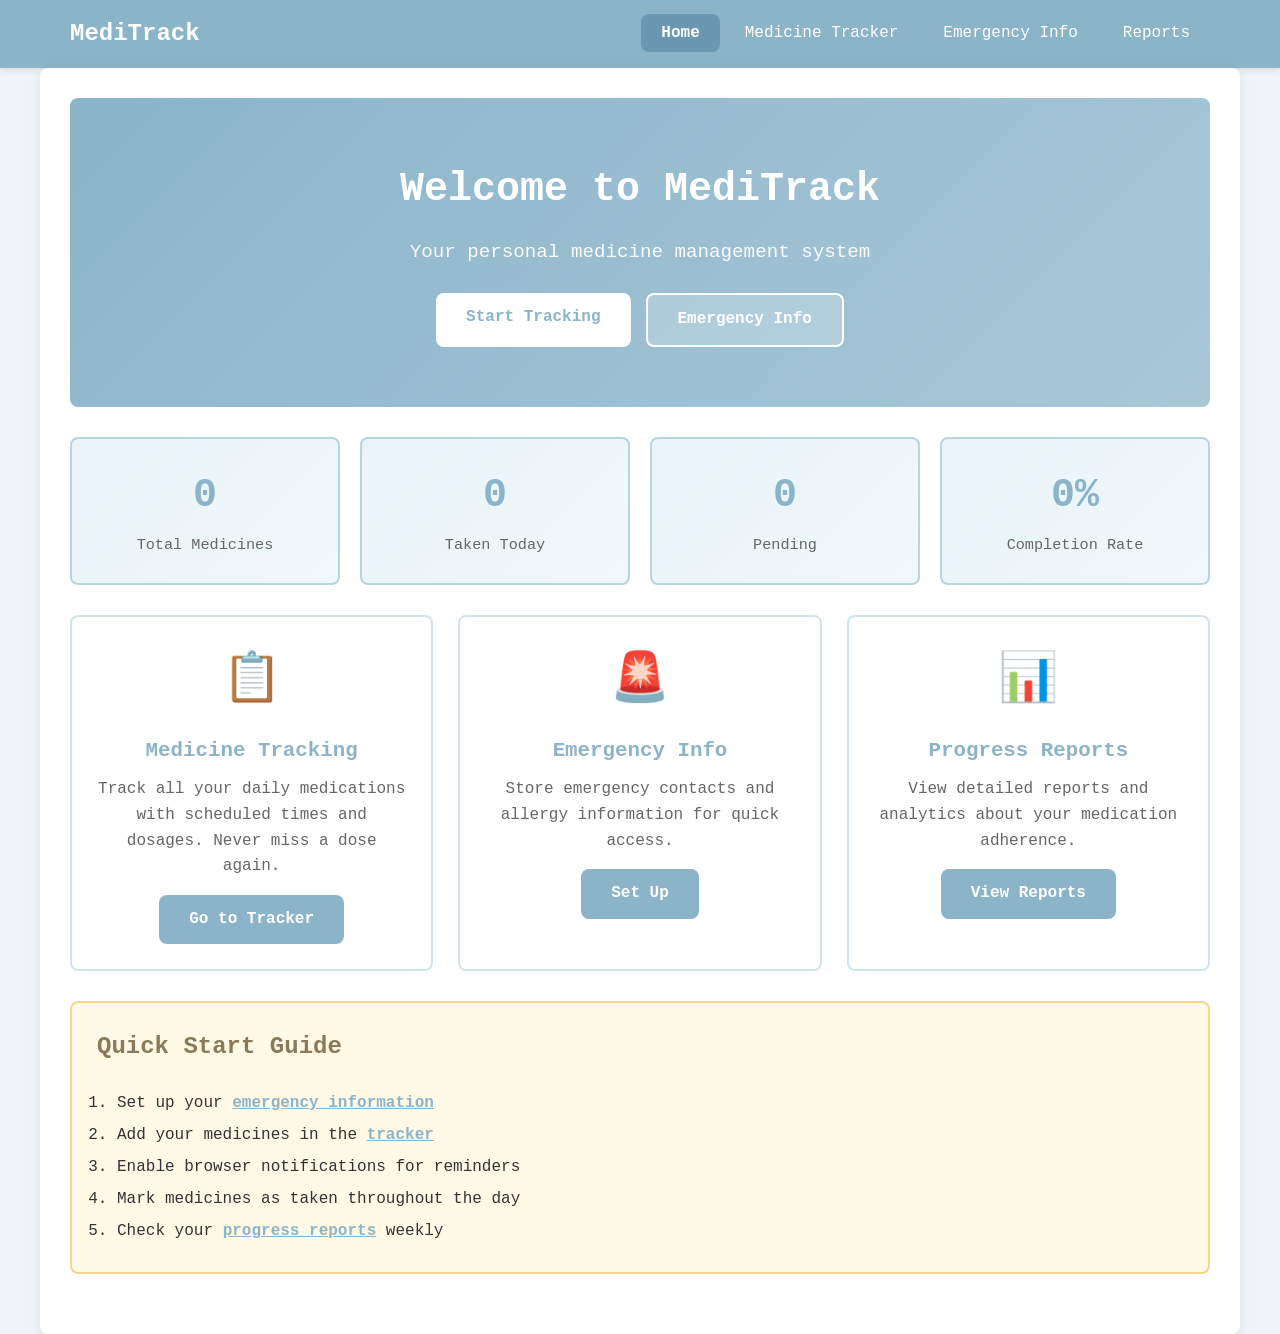
<file: FWD PROJECT/Streamlined Timely Medicine Supply Tracker/index.html>
<!DOCTYPE html>
<html lang="en">
<head>
  <!-- Course Outcome 1: HTML Document Structure -->
  <meta charset="UTF-8">
  <meta name="viewport" content="width=device-width, initial-scale=1.0">
  
  <!-- Course Outcome 5: SEO meta tags -->
  <meta name="description" content="Advanced personal medicine tracker with reminders, stock tracking, and interaction warnings">
  <meta name="keywords" content="medicine tracker, medication reminder, health app, prescription manager">
  <meta name="author" content="Health Tracker Team">
  
  <title>Medicine Tracker - Home</title>
  
  <!-- Course Outcome 1: External CSS -->
  <link rel="stylesheet" href="./styles.css">
</head>
<body>
  <!-- Course Outcome 2: Semantic tags - nav -->
  <nav class="nav-header">
    <div class="nav-container">
      <!-- Course Outcome 1: Links -->
      <a href="index.html" class="logo">MediTrack</a>
      
      <!-- Mobile menu toggle -->
      <button class="menu-toggle" onclick="toggleMenu()" aria-label="Toggle navigation menu">☰</button>
      
      <ul class="nav-menu" id="navMenu">
        <li><a href="index.html" class="active">Home</a></li>
        <li><a href="tracker.html">Medicine Tracker</a></li>
        <li><a href="emergency.html">Emergency Info</a></li>
        <li><a href="reports.html">Reports</a></li>
      </ul>
    </div>
  </nav>

  <div class="container">
    <!-- Course Outcome 2: Semantic tags - main, section -->
    <main class="content">
      <!-- Hero Section -->
      <section class="hero-section">
        <!-- Course Outcome 1: Headings -->
        <h1>Welcome to MediTrack</h1>
        <p>Your personal medicine management system</p>
        <div class="hero-buttons">
          <a href="tracker.html" class="hero-btn hero-btn-primary">Start Tracking</a>
          <a href="emergency.html" class="hero-btn hero-btn-secondary">Emergency Info</a>
        </div>
      </section>

      <!-- Stats Section -->
      <section class="stats-section" id="statsSection">
        <div class="stat-card">
          <span class="stat-number" id="totalMeds">0</span>
          <span class="stat-label">Total Medicines</span>
        </div>
        <div class="stat-card">
          <span class="stat-number" id="takenToday">0</span>
          <span class="stat-label">Taken Today</span>
        </div>
        <div class="stat-card">
          <span class="stat-number" id="pendingMeds">0</span>
          <span class="stat-label">Pending</span>
        </div>
        <div class="stat-card">
          <span class="stat-number" id="completionRate">0%</span>
          <span class="stat-label">Completion Rate</span>
        </div>
      </section>

      <!-- Features Section with CSS Grid (CO2) -->
      <section class="features-grid">
        <div class="feature-card">
          <div class="feature-icon">📋</div>
          <h3>Medicine Tracking</h3>
          <!-- Course Outcome 1: Paragraphs -->
          <p>Track all your daily medications with scheduled times and dosages. Never miss a dose again.</p>
          <a href="tracker.html" class="btn" style="margin-top: 15px;">Go to Tracker</a>
        </div>
        
        <div class="feature-card">
          <div class="feature-icon">🚨</div>
          <h3>Emergency Info</h3>
          <p>Store emergency contacts and allergy information for quick access.</p>
          <a href="emergency.html" class="btn" style="margin-top: 15px;">Set Up</a>
        </div>
        
        <div class="feature-card">
          <div class="feature-icon">📊</div>
          <h3>Progress Reports</h3>
          <p>View detailed reports and analytics about your medication adherence.</p>
          <a href="reports.html" class="btn" style="margin-top: 15px;">View Reports</a>
        </div>
      </section>

      <!-- Quick Access Section -->
      <section class="form-section">
        <h2>Quick Start Guide</h2>
        <ol style="line-height: 2; margin-left: 20px;">
          <li>Set up your <a href="emergency.html" style="color: var(--primary-color); font-weight: 600;">emergency information</a></li>
          <li>Add your medicines in the <a href="tracker.html" style="color: var(--primary-color); font-weight: 600;">tracker</a></li>
          <li>Enable browser notifications for reminders</li>
          <li>Mark medicines as taken throughout the day</li>
          <li>Check your <a href="reports.html" style="color: var(--primary-color); font-weight: 600;">progress reports</a> weekly</li>
        </ol>
      </section>
    </main>

  
   

  <!-- Course Outcome 5: ES6 modules -->
  <script type="module">
    // Course Outcome 3: JavaScript Fundamentals
    // Course Outcome 4: Browser storage
    function updateStats() {
      try {
        const medicines = JSON.parse(localStorage.getItem('medicines') || '[]');
        const total = medicines.length;
        const taken = medicines.filter(m => m.taken).length;
        const pending = total - taken;
        const completionRate = total > 0 ? Math.round((taken / total) * 100) : 0;
        
        // Course Outcome 4: DOM manipulation
        document.getElementById('totalMeds').textContent = total;
        document.getElementById('takenToday').textContent = taken;
        document.getElementById('pendingMeds').textContent = pending;
        document.getElementById('completionRate').textContent = completionRate + '%';
      } catch (error) {
        // Course Outcome 5: Exception handling
        console.error('Error loading stats:', error);
      }
    }
    
    // Course Outcome 3: Arrow functions
    const toggleMenu = () => {
      const menu = document.getElementById('navMenu');
      menu.classList.toggle('active');
    };
    
    // Make function globally accessible
    window.toggleMenu = toggleMenu;
    
    // Course Outcome 4: Event handling
    window.addEventListener('load', () => {
      updateStats();
      
      // Course Outcome 4: Storage events - update stats when data changes
      window.addEventListener('storage', updateStats);
    });
  </script>
</body>
</html>
</file>
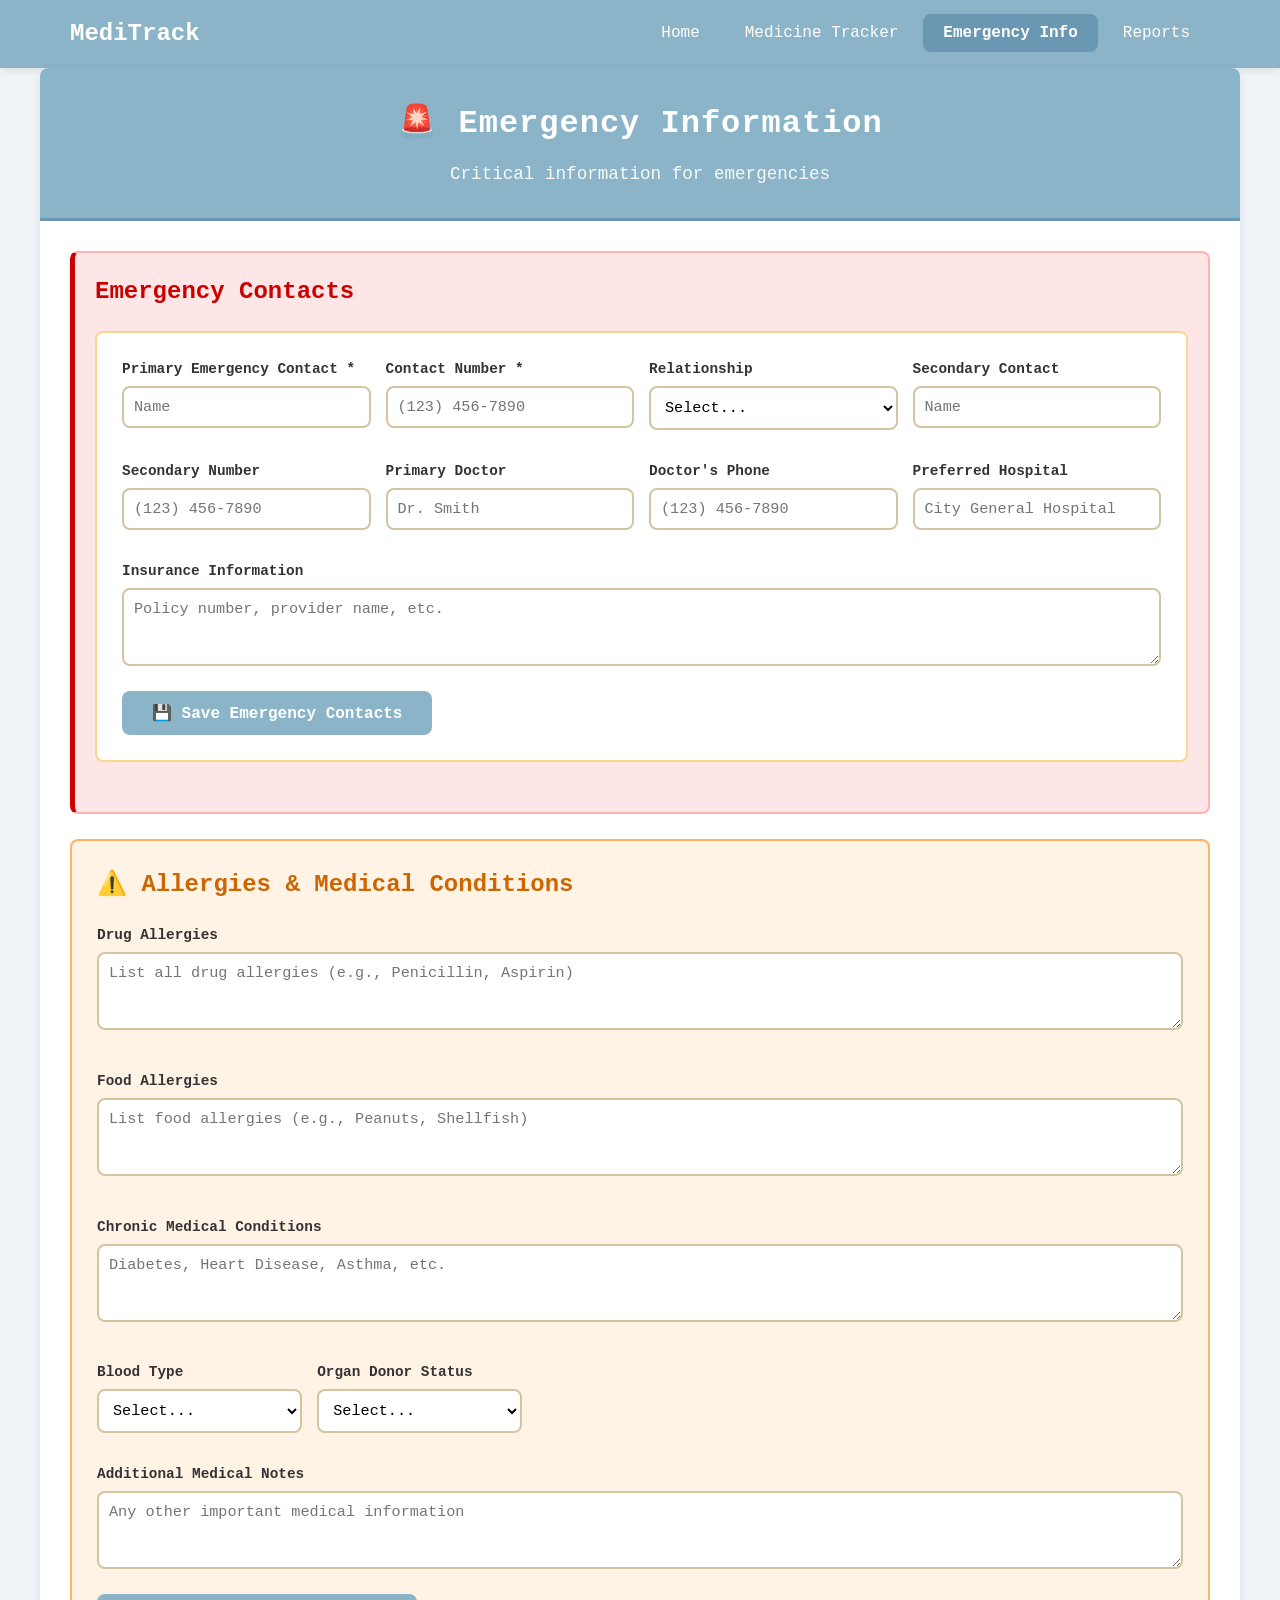
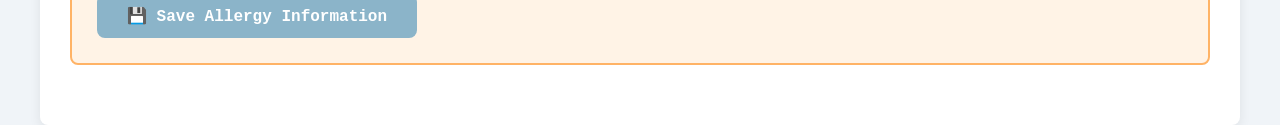
<file: FWD PROJECT/Streamlined Timely Medicine Supply Tracker/emergency.html>
<!DOCTYPE html>
<html lang="en">
<head>
  <meta charset="UTF-8">
  <meta name="viewport" content="width=device-width, initial-scale=1.0">
  <meta name="description" content="Emergency contact and allergy information for medicine tracker">
  <title>Emergency Information - MediTrack</title>
  <link rel="stylesheet" href="styles.css">
</head>
<body>
  <nav class="nav-header">
    <div class="nav-container">
      <a href="index.html" class="logo">MediTrack</a>
      <button class="menu-toggle" onclick="toggleMenu()" aria-label="Toggle navigation menu">☰</button>
      <ul class="nav-menu" id="navMenu">
        <li><a href="index.html">Home</a></li>
        <li><a href="tracker.html">Medicine Tracker</a></li>
        <li><a href="emergency.html" class="active">Emergency Info</a></li>
        <li><a href="reports.html">Reports</a></li>
      </ul>
    </div>
  </nav>

  <div class="container">
    <header class="header">
      <h1>🚨 Emergency Information</h1>
      <p>Critical information for emergencies</p>
    </header>

    <main class="content">
      <!-- Course Outcome 2: Forms -->
      <section class="emergency-section">
        <h2 style="color: #cc0000; margin-bottom: 20px;">Emergency Contacts</h2>
        <form id="emergencyForm" class="form-section" style="background: white;">
          <div class="form-grid">
            <div class="form-group">
              <label for="primaryContact">Primary Emergency Contact *</label>
              <!-- Course Outcome 2: Input types and validation -->
              <input type="text" 
                     id="primaryContact" 
                     placeholder="Name" 
                     required
                     aria-required="true">
            </div>
            
            <div class="form-group">
              <label for="primaryPhone">Contact Number *</label>
              <!-- Course Outcome 2: Input types - tel -->
              <input type="tel" 
                     id="primaryPhone" 
                     placeholder="(123) 456-7890" 
                     pattern="[0-9\(\)\-\s\+]+"
                     required
                     aria-required="true">
            </div>
            
            <div class="form-group">
              <label for="relationship">Relationship</label>
              <select id="relationship" aria-label="Relationship to emergency contact">
                <option value="">Select...</option>
                <option value="spouse">Spouse</option>
                <option value="parent">Parent</option>
                <option value="sibling">Sibling</option>
                <option value="child">Child</option>
                <option value="friend">Friend</option>
                <option value="other">Other</option>
              </select>
            </div>
            
            <div class="form-group">
              <label for="secondaryContact">Secondary Contact</label>
              <input type="text" id="secondaryContact" placeholder="Name">
            </div>
            
            <div class="form-group">
              <label for="secondaryPhone">Secondary Number</label>
              <input type="tel" 
                     id="secondaryPhone" 
                     placeholder="(123) 456-7890"
                     pattern="[0-9\(\)\-\s\+]+">
            </div>
            
            <div class="form-group">
              <label for="doctorName">Primary Doctor</label>
              <input type="text" id="doctorName" placeholder="Dr. Smith">
            </div>
            
            <div class="form-group">
              <label for="doctorPhone">Doctor's Phone</label>
              <input type="tel" 
                     id="doctorPhone" 
                     placeholder="(123) 456-7890"
                     pattern="[0-9\(\)\-\s\+]+">
            </div>
            
            <div class="form-group">
              <label for="hospitalPreference">Preferred Hospital</label>
              <input type="text" id="hospitalPreference" placeholder="City General Hospital">
            </div>
            
            <div class="form-group full-width">
              <label for="insuranceInfo">Insurance Information</label>
              <textarea id="insuranceInfo" 
                        placeholder="Policy number, provider name, etc."
                        rows="3"></textarea>
            </div>
          </div>
          
          <button type="submit" class="btn">💾 Save Emergency Contacts</button>
        </form>
      </section>

      <!-- Allergies Section -->
      <section class="form-section" style="background: #fff3e6; border-color: #ffb366;">
        <h2 style="color: #cc6600;">⚠️ Allergies & Medical Conditions</h2>
        <form id="allergiesForm">
          <div class="form-grid">
            <div class="form-group full-width">
              <label for="drugAllergies">Drug Allergies</label>
              <textarea id="drugAllergies" 
                        placeholder="List all drug allergies (e.g., Penicillin, Aspirin)"
                        rows="3"></textarea>
            </div>
            
            <div class="form-group full-width">
              <label for="foodAllergies">Food Allergies</label>
              <textarea id="foodAllergies" 
                        placeholder="List food allergies (e.g., Peanuts, Shellfish)"
                        rows="3"></textarea>
            </div>
            
            <div class="form-group full-width">
              <label for="medicalConditions">Chronic Medical Conditions</label>
              <textarea id="medicalConditions" 
                        placeholder="Diabetes, Heart Disease, Asthma, etc."
                        rows="3"></textarea>
            </div>
            
            <div class="form-group">
              <label for="bloodType">Blood Type</label>
              <select id="bloodType">
                <option value="">Select...</option>
                <option value="A+">A+</option>
                <option value="A-">A-</option>
                <option value="B+">B+</option>
                <option value="B-">B-</option>
                <option value="AB+">AB+</option>
                <option value="AB-">AB-</option>
                <option value="O+">O+</option>
                <option value="O-">O-</option>
              </select>
            </div>
            
            <div class="form-group">
              <label for="organDonor">Organ Donor Status</label>
              <select id="organDonor">
                <option value="">Select...</option>
                <option value="yes">Yes</option>
                <option value="no">No</option>
                <option value="undecided">Undecided</option>
              </select>
            </div>
            
            <div class="form-group full-width">
              <label for="additionalNotes">Additional Medical Notes</label>
              <textarea id="additionalNotes" 
                        placeholder="Any other important medical information"
                        rows="3"></textarea>
            </div>
          </div>
          
          <button type="submit" class="btn">💾 Save Allergy Information</button>
        </form>
      </section>

      <!-- Display Saved Information -->
      <section class="form-section" id="displaySection" style="display: none;">
        <h2>📋 Saved Information</h2>
        <div id="savedInfo" style="line-height: 1.8;"></div>
        <button onclick="printEmergencyCard()" class="btn" style="margin-top: 15px;">🖨️ Print Emergency Card</button>
      </section>
    </main>
    
  <script type="module">
    // Course Outcome 3: Objects
    let emergencyData = {
      contacts: {},
      medical: {}
    };

    // Course Outcome 3: Functions
    function loadSavedData() {
      try {
        // Course Outcome 4: Browser storage
        const contacts = JSON.parse(localStorage.getItem('emergencyContacts') || '{}');
        const medical = JSON.parse(localStorage.getItem('medicalInfo') || '{}');
        
        emergencyData = { contacts, medical };
        
        // Course Outcome 3: Conditions - populate form fields
        if (contacts.primaryContact) {
          document.getElementById('primaryContact').value = contacts.primaryContact || '';
          document.getElementById('primaryPhone').value = contacts.primaryPhone || '';
          document.getElementById('relationship').value = contacts.relationship || '';
          document.getElementById('secondaryContact').value = contacts.secondaryContact || '';
          document.getElementById('secondaryPhone').value = contacts.secondaryPhone || '';
          document.getElementById('doctorName').value = contacts.doctorName || '';
          document.getElementById('doctorPhone').value = contacts.doctorPhone || '';
          document.getElementById('hospitalPreference').value = contacts.hospitalPreference || '';
          document.getElementById('insuranceInfo').value = contacts.insuranceInfo || '';
        }
        
        if (medical.drugAllergies) {
          document.getElementById('drugAllergies').value = medical.drugAllergies || '';
          document.getElementById('foodAllergies').value = medical.foodAllergies || '';
          document.getElementById('medicalConditions').value = medical.medicalConditions || '';
          document.getElementById('bloodType').value = medical.bloodType || '';
          document.getElementById('organDonor').value = medical.organDonor || '';
          document.getElementById('additionalNotes').value = medical.additionalNotes || '';
        }
        
        displaySavedInfo();
      } catch (error) {
        // Course Outcome 5: Exception handling
        console.error('Error loading emergency data:', error);
      }
    }

    // Course Outcome 5: Form validation with JavaScript
    function validateEmergencyForm(data) {
      const errors = [];
      
      if (!data.primaryContact || data.primaryContact.trim().length < 2) {
        errors.push('Primary contact name is required');
      }
      
      if (!data.primaryPhone || data.primaryPhone.trim().length < 10) {
        errors.push('Valid primary phone number is required');
      }
      
      return errors;
    }

    // Course Outcome 4: Event handling
    document.getElementById('emergencyForm').addEventListener('submit', function(e) {
      e.preventDefault();
      
      // Course Outcome 5: Handling user input dynamically
      const formData = {
        primaryContact: document.getElementById('primaryContact').value,
        primaryPhone: document.getElementById('primaryPhone').value,
        relationship: document.getElementById('relationship').value,
        secondaryContact: document.getElementById('secondaryContact').value,
        secondaryPhone: document.getElementById('secondaryPhone').value,
        doctorName: document.getElementById('doctorName').value,
        doctorPhone: document.getElementById('doctorPhone').value,
        hospitalPreference: document.getElementById('hospitalPreference').value,
        insuranceInfo: document.getElementById('insuranceInfo').value
      };
      
      const errors = validateEmergencyForm(formData);
      if (errors.length > 0) {
        alert('Validation Errors:\n' + errors.join('\n'));
        return;
      }
      
      try {
        localStorage.setItem('emergencyContacts', JSON.stringify(formData));
        emergencyData.contacts = formData;
        alert('✅ Emergency contacts saved successfully!');
        displaySavedInfo();
      } catch (error) {
        console.error('Error saving emergency contacts:', error);
        alert('❌ Failed to save emergency contacts');
      }
    });

    document.getElementById('allergiesForm').addEventListener('submit', function(e) {
      e.preventDefault();
      
      const formData = {
        drugAllergies: document.getElementById('drugAllergies').value,
        foodAllergies: document.getElementById('foodAllergies').value,
        medicalConditions: document.getElementById('medicalConditions').value,
        bloodType: document.getElementById('bloodType').value,
        organDonor: document.getElementById('organDonor').value,
        additionalNotes: document.getElementById('additionalNotes').value
      };
      
      try {
        localStorage.setItem('medicalInfo', JSON.stringify(formData));
        emergencyData.medical = formData;
        alert('✅ Medical information saved successfully!');
        displaySavedInfo();
      } catch (error) {
        console.error('Error saving medical info:', error);
        alert('❌ Failed to save medical information');
      }
    });

    // Course Outcome 4: DOM manipulation
    function displaySavedInfo() {
      const { contacts, medical } = emergencyData;
      const displaySection = document.getElementById('displaySection');
      const savedInfo = document.getElementById('savedInfo');
      
      // Course Outcome 3: Conditions
      if (Object.keys(contacts).length === 0 && Object.keys(medical).length === 0) {
        displaySection.style.display = 'none';
        return;
      }
      
      displaySection.style.display = 'block';
      
      // Course Outcome 3: Template literals
      let html = '<div style="display: grid; grid-template-columns: 1fr 1fr; gap: 20px;">';
      
      if (contacts.primaryContact) {
        html += `
          <div>
            <h3 style="color: var(--primary-color); margin-bottom: 10px;">Emergency Contacts</h3>
            <p><strong>Primary:</strong> ${contacts.primaryContact}</p>
            <p><strong>Phone:</strong> ${contacts.primaryPhone}</p>
            ${contacts.relationship ? `<p><strong>Relationship:</strong> ${contacts.relationship}</p>` : ''}
            ${contacts.secondaryContact ? `<p><strong>Secondary:</strong> ${contacts.secondaryContact}</p>` : ''}
            ${contacts.secondaryPhone ? `<p><strong>Phone:</strong> ${contacts.secondaryPhone}</p>` : ''}
            ${contacts.doctorName ? `<p><strong>Doctor:</strong> ${contacts.doctorName}</p>` : ''}
            ${contacts.doctorPhone ? `<p><strong>Doctor Phone:</strong> ${contacts.doctorPhone}</p>` : ''}
          </div>
        `;
      }
      
      if (medical.drugAllergies || medical.bloodType) {
        html += `
          <div>
            <h3 style="color: #cc6600; margin-bottom: 10px;">Medical Information</h3>
            ${medical.bloodType ? `<p><strong>Blood Type:</strong> ${medical.bloodType}</p>` : ''}
            ${medical.drugAllergies ? `<p><strong>Drug Allergies:</strong> ${medical.drugAllergies}</p>` : ''}
            ${medical.foodAllergies ? `<p><strong>Food Allergies:</strong> ${medical.foodAllergies}</p>` : ''}
            ${medical.medicalConditions ? `<p><strong>Conditions:</strong> ${medical.medicalConditions}</p>` : ''}
          </div>
        `;
      }
      
      html += '</div>';
      savedInfo.innerHTML = html;
    }

    // Course Outcome 3: Arrow functions
    const printEmergencyCard = () => {
      window.print();
    };

    const toggleMenu = () => {
      const menu = document.getElementById('navMenu');
      menu.classList.toggle('active');
    };

    // Make functions globally accessible
    window.printEmergencyCard = printEmergencyCard;
    window.toggleMenu = toggleMenu;

    // Load data on page load
    window.addEventListener('load', loadSavedData);
  </script>
</body>
</html>
</file>
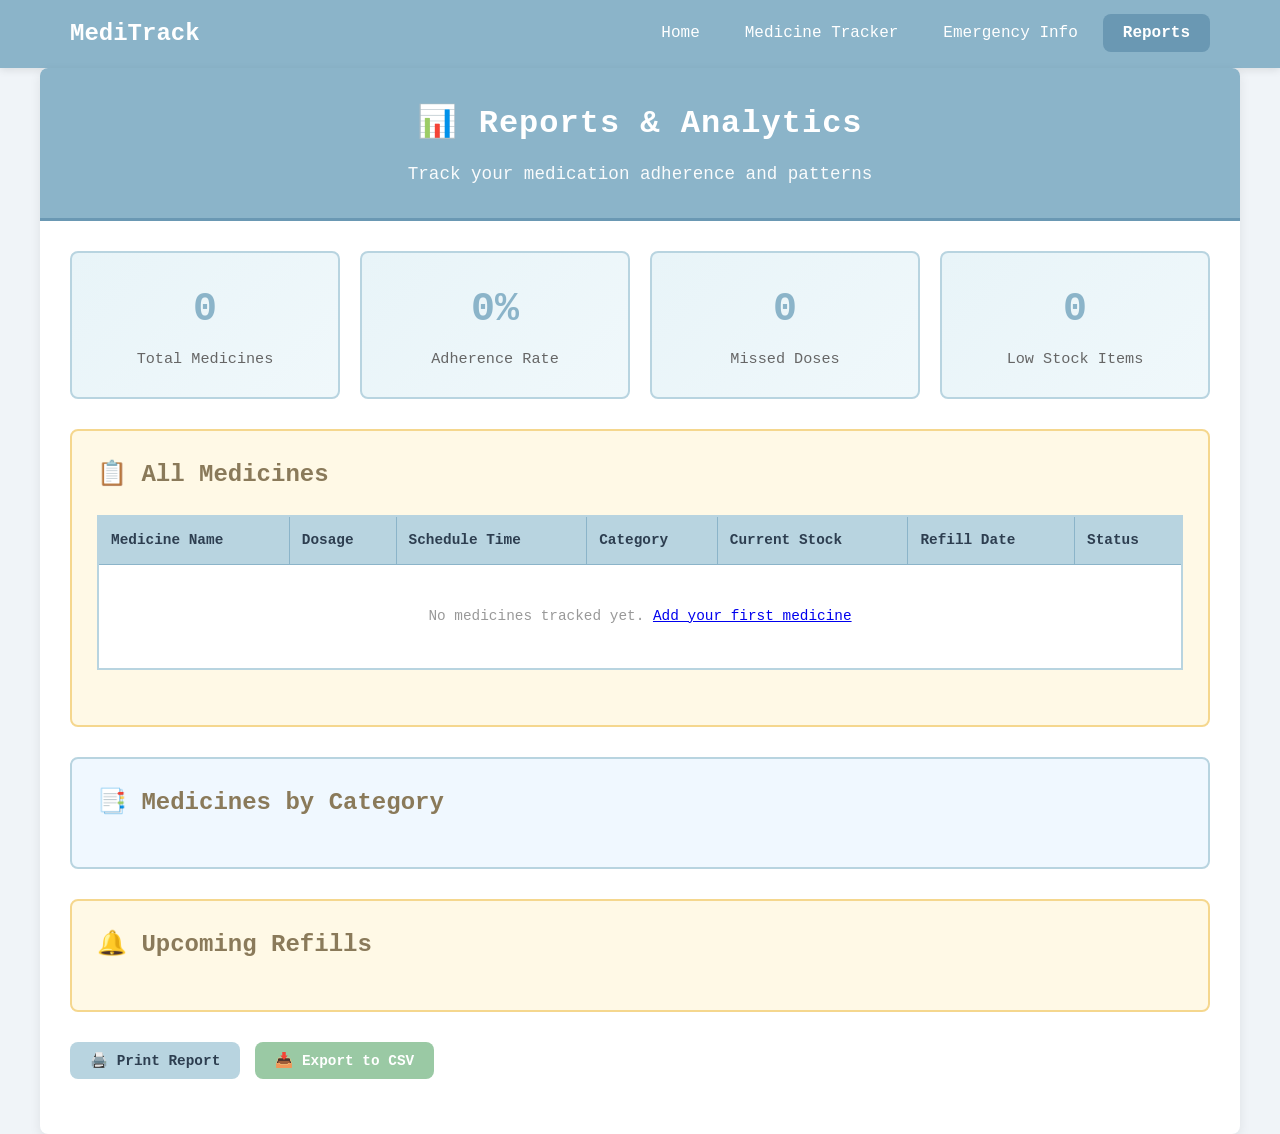
<file: FWD PROJECT/Streamlined Timely Medicine Supply Tracker/reports.html>
<!DOCTYPE html>
<html lang="en">
<head>
  <meta charset="UTF-8">
  <meta name="viewport" content="width=device-width, initial-scale=1.0">
  <meta name="description" content="View detailed reports and analytics for your medication adherence">
  <title>Reports & Analytics - MediTrack</title>
  <link rel="stylesheet" href="styles.css">
</head>
<body>
  <nav class="nav-header">
    <div class="nav-container">
      <a href="index.html" class="logo">MediTrack</a>
      <button class="menu-toggle" onclick="toggleMenu()" aria-label="Toggle navigation menu">☰</button>
      <ul class="nav-menu" id="navMenu">
        <li><a href="index.html">Home</a></li>
        <li><a href="tracker.html">Medicine Tracker</a></li>
        <li><a href="emergency.html">Emergency Info</a></li>
        <li><a href="reports.html" class="active">Reports</a></li>
      </ul>
    </div>
  </nav>

  <div class="container">
    <header class="header">
      <h1>📊 Reports & Analytics</h1>
      <p>Track your medication adherence and patterns</p>
    </header>

    <main class="content">
      <!-- Summary Statistics -->
      <section class="stats-section">
        <div class="stat-card">
          <span class="stat-number" id="totalMedicines">0</span>
          <span class="stat-label">Total Medicines</span>
        </div>
        <div class="stat-card">
          <span class="stat-number" id="adherenceRate">0%</span>
          <span class="stat-label">Adherence Rate</span>
        </div>
        <div class="stat-card">
          <span class="stat-number" id="missedCount">0</span>
          <span class="stat-label">Missed Doses</span>
        </div>
        <div class="stat-card">
          <span class="stat-number" id="lowStockCount">0</span>
          <span class="stat-label">Low Stock Items</span>
        </div>
      </section>

      <!-- Medicine List Report -->
      <section class="form-section">
        <h2>📋 All Medicines</h2>
        <div class="table-container">
          <table>
            <thead>
              <tr>
                <th>Medicine Name</th>
                <th>Dosage</th>
                <th>Schedule Time</th>
                <th>Category</th>
                <th>Current Stock</th>
                <th>Refill Date</th>
                <th>Status</th>
              </tr>
            </thead>
            <tbody id="medicineListBody">
              <tr>
                <td colspan="7" style="text-align:center;padding:40px;color:#999;">
                  No medicines tracked yet. <a href="tracker.html">Add your first medicine</a>
                </td>
              </tr>
            </tbody>
          </table>
        </div>
      </section>

      <!-- Medicines by Category -->
      <section class="form-section" style="background: #f0f8ff; border-color: #b8d4e0;">
        <h2>📑 Medicines by Category</h2>
        <div id="categoryReport" style="line-height: 2;"></div>
      </section>

      <!-- Upcoming Refills -->
      <section class="form-section" style="background: #fff9e6; border-color: #f5d78e;">
        <h2>🔔 Upcoming Refills</h2>
        <div id="refillReport"></div>
      </section>

      <!-- Low Stock Alerts -->
      <section class="emergency-section" id="lowStockSection" style="display: none;">
        <h3>⚠️ Low Stock Alerts</h3>
        <div id="lowStockReport"></div>
      </section>

      <!-- Export Options -->
      <section class="controls-section">
        <button class="control-btn print-btn" onclick="window.print()">🖨️ Print Report</button>
        <button class="control-btn bulk-btn" onclick="exportToCSV()">📥 Export to CSV</button>
      </section>
    </main>

  <script type="module">
    // Course Outcome 3: JavaScript Fundamentals
    let medicines = [];

    // Course Outcome 3: Functions
    function loadMedicines() {
      try {
        // Course Outcome 4: Browser storage
        const saved = localStorage.getItem('medicines');
        if (saved) {
          medicines = JSON.parse(saved);
          generateReports();
        }
      } catch (error) {
        // Course Outcome 5: Exception handling
        console.error('Error loading medicines:', error);
      }
    }

    function generateReports() {
      updateSummaryStats();
      generateMedicineList();
      generateCategoryReport();
      generateRefillReport();
      generateLowStockReport();
    }

    function updateSummaryStats() {
      const total = medicines.length;
      const taken = medicines.filter(m => m.taken).length;
      
      // Course Outcome 3: Basic expressions and operators
      const adherenceRate = total > 0 ? Math.round((taken / total) * 100) : 0;
      
      // Course Outcome 3: Conditions
      const now = new Date();
      const currentTime = now.toTimeString().slice(0, 5);
      const missed = medicines.filter(m => !m.taken && m.time < currentTime).length;
      
      // Course Outcome 3: Number literals - hexadecimal
      const LOW_STOCK = 0x05; // 5 in hex
      const lowStock = medicines.filter(m => m.stock > 0 && m.stock <= LOW_STOCK).length;
      
      // Course Outcome 4: DOM manipulation
      document.getElementById('totalMedicines').textContent = total;
      document.getElementById('adherenceRate').textContent = adherenceRate + '%';
      document.getElementById('missedCount').textContent = missed;
      document.getElementById('lowStockCount').textContent = lowStock;
    }

    function generateMedicineList() {
      const tbody = document.getElementById('medicineListBody');
      
      if (medicines.length === 0) {
        tbody.innerHTML = `
          <tr>
            <td colspan="7" style="text-align:center;padding:40px;color:#999;">
              No medicines tracked yet. <a href="tracker.html">Add your first medicine</a>
            </td>
          </tr>
        `;
        return;
      }
      
      // Course Outcome 3: Arrow functions and Array methods - map
      tbody.innerHTML = medicines.map(med => {
        const status = med.taken ? 'Taken' : 'Pending';
        const statusClass = med.taken ? 'status-taken' : 'status-pending';
        const LOW_STOCK = 5;
        const lowStock = med.stock > 0 && med.stock <= LOW_STOCK;
        
        return `
          <tr class="${med.taken ? 'taken-row' : ''}">
            <td><strong>${med.name}</strong></td>
            <td>${med.dosage}</td>
            <td>${formatTime(med.time)}</td>
            <td>${med.category || 'N/A'}</td>
            <td>
              ${med.stock > 0 ? med.stock : 'N/A'}
              ${lowStock ? '<br><span class="status-badge status-low-stock">Low</span>' : ''}
            </td>
            <td>${med.refillDate ? formatDate(med.refillDate) : 'Not set'}</td>
            <td><span class="status-badge ${statusClass}">${status}</span></td>
          </tr>
        `;
      }).join('');
    }

    function generateCategoryReport() {
      // Course Outcome 3: Array methods - reduce for grouping
      const categories = medicines.reduce((acc, med) => {
        const cat = med.category || 'uncategorized';
        if (!acc[cat]) {
          acc[cat] = [];
        }
        acc[cat].push(med);
        return acc;
      }, {});
      
      const reportDiv = document.getElementById('categoryReport');
      
      // Course Outcome 3: Object methods - Object.entries
      if (Object.keys(categories).length === 0) {
        reportDiv.innerHTML = '<p style="color:#999;">No medicines to categorize yet.</p>';
        return;
      }
      
      // Course Outcome 3: Template literals
      reportDiv.innerHTML = Object.entries(categories)
        .map(([category, meds]) => `
          <div style="margin-bottom: 15px; padding: 15px; background: white; border-radius: 8px; border-left: 4px solid var(--primary-color);">
            <strong style="color: var(--primary-color); font-size: 1.1em;">
              ${formatCategoryName(category)}
            </strong>
            <span style="color: var(--text-secondary);"> (${meds.length} medicine${meds.length > 1 ? 's' : ''})</span>
            <ul style="margin-top: 10px; margin-left: 20px;">
              ${meds.map(m => `<li>${m.name} - ${m.dosage}</li>`).join('')}
            </ul>
          </div>
        `).join('');
    }

    function generateRefillReport() {
      const now = new Date();
      const thirtyDaysLater = new Date(now.getTime() + 30 * 24 * 60 * 60 * 1000);
      
      // Course Outcome 3: Array methods - filter
      const upcomingRefills = medicines.filter(med => {
        if (!med.refillDate) return false;
        const refillDate = new Date(med.refillDate);
        return refillDate >= now && refillDate <= thirtyDaysLater;
      });
      
      const reportDiv = document.getElementById('refillReport');
      
      if (upcomingRefills.length === 0) {
        reportDiv.innerHTML = '<p style="color:#666;">No refills needed in the next 30 days.</p>';
        return;
      }
      
      // Course Outcome 3: Array methods - sort
      upcomingRefills.sort((a, b) => new Date(a.refillDate) - new Date(b.refillDate));
      
      reportDiv.innerHTML = `
        <table style="width: 100%; border-collapse: collapse;">
          <thead>
            <tr>
              <th style="text-align:left; padding:10px; background:#f5d78e; border:1px solid #e5c676;">Medicine</th>
              <th style="text-align:left; padding:10px; background:#f5d78e; border:1px solid #e5c676;">Refill Date</th>
              <th style="text-align:left; padding:10px; background:#f5d78e; border:1px solid #e5c676;">Days Until</th>
            </tr>
          </thead>
          <tbody>
            ${upcomingRefills.map(med => {
              const refillDate = new Date(med.refillDate);
              const daysUntil = Math.ceil((refillDate - now) / (24 * 60 * 60 * 1000));
              return `
                <tr>
                  <td style="padding:10px; border:1px solid #ddd;"><strong>${med.name}</strong></td>
                  <td style="padding:10px; border:1px solid #ddd;">${formatDate(med.refillDate)}</td>
                  <td style="padding:10px; border:1px solid #ddd;">${daysUntil} day${daysUntil > 1 ? 's' : ''}</td>
                </tr>
              `;
            }).join('')}
          </tbody>
        </table>
      `;
    }

    function generateLowStockReport() {
      const LOW_STOCK = 5;
      const lowStockMeds = medicines.filter(m => m.stock > 0 && m.stock <= LOW_STOCK);
      
      const section = document.getElementById('lowStockSection');
      const reportDiv = document.getElementById('lowStockReport');
      
      if (lowStockMeds.length === 0) {
        section.style.display = 'none';
        return;
      }
      
      section.style.display = 'block';
      reportDiv.innerHTML = `
        <ul style="line-height: 2; margin-left: 20px;">
          ${lowStockMeds.map(m => `
            <li>
              <strong>${m.name}</strong> - Only ${m.stock} pill${m.stock > 1 ? 's' : ''} remaining
              ${m.refillDate ? ` (Refill: ${formatDate(m.refillDate)})` : ' (No refill date set)'}
            </li>
          `).join('')}
        </ul>
      `;
    }

    // Course Outcome 3: Arrow functions
    const formatTime = (time) => {
      const [hours, minutes] = time.split(':');
      const hour = parseInt(hours);
      const ampm = hour >= 12 ? 'PM' : 'AM';
      const displayHour = hour % 12 || 12;
      return `${displayHour}:${minutes} ${ampm}`;
    };

    const formatDate = (dateString) => {
      const date = new Date(dateString);
      return date.toLocaleDateString('en-US', { year: 'numeric', month: 'short', day: 'numeric' });
    };

    const formatCategoryName = (category) => {
      if (category === 'uncategorized') return 'Uncategorized';
      return category.split('-').map(word => 
        word.charAt(0).toUpperCase() + word.slice(1)
      ).join(' ');
    };

    // Course Outcome 5: Export functionality
    function exportToCSV() {
      if (medicines.length === 0) {
        alert('No data to export');
        return;
      }
      
      // Course Outcome 3: Array methods - map and join
      const headers = ['Medicine Name', 'Dosage', 'Time', 'Category', 'Stock', 'Refill Date', 'Notes', 'Status'];
      const csvContent = [
        headers.join(','),
        ...medicines.map(med => {
          const status = med.taken ? 'Taken' : 'Pending';
          return [
            `"${med.name}"`,
            `"${med.dosage}"`,
            formatTime(med.time),
            med.category || 'N/A',
            med.stock || 0,
            med.refillDate || 'Not set',
            `"${med.notes || ''}"`,
            status
          ].join(',');
        })
      ].join('\n');
      
      // Create downloadable file
      const blob = new Blob([csvContent], { type: 'text/csv' });
      const url = window.URL.createObjectURL(blob);
      const a = document.createElement('a');
      a.href = url;
      a.download = `medicine-report-${new Date().toISOString().split('T')[0]}.csv`;
      a.click();
      window.URL.revokeObjectURL(url);
    }

    const toggleMenu = () => {
      const menu = document.getElementById('navMenu');
      menu.classList.toggle('active');
    };

    // Make functions globally accessible
    window.exportToCSV = exportToCSV;
    window.toggleMenu = toggleMenu;

    // Course Outcome 4: Event handling
    window.addEventListener('load', loadMedicines);
    
    // Course Outcome 4: Storage events - update when data changes
    window.addEventListener('storage', (e) => {
      if (e.key === 'medicines') {
        loadMedicines();
      }
    });
  </script>
</body>
</html>
</file>
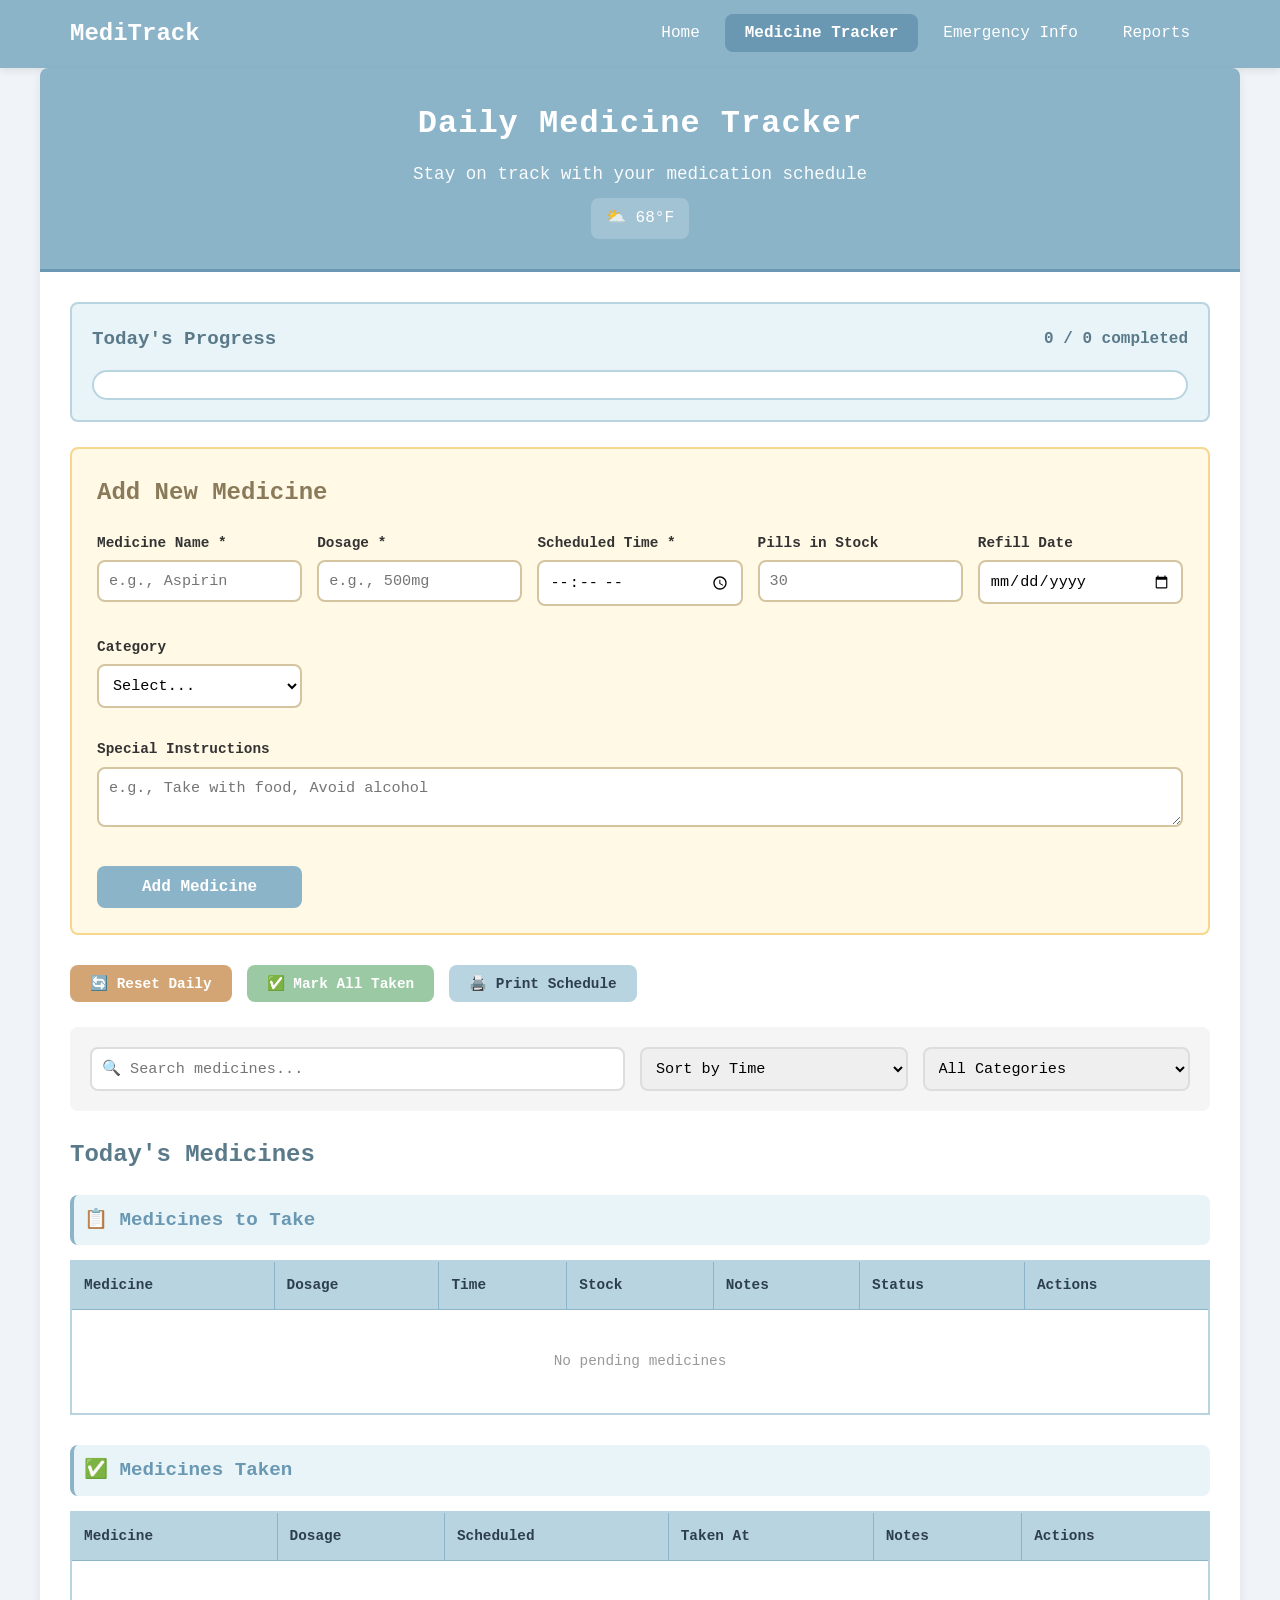
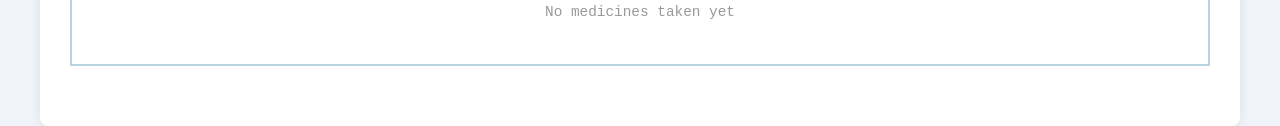
<file: FWD PROJECT/Streamlined Timely Medicine Supply Tracker/tracker.html>
<!DOCTYPE html>
<html lang="en">
<head>
  <meta charset="UTF-8">
  <meta name="viewport" content="width=device-width, initial-scale=1.0">
  <meta name="description" content="Track your daily medicines with reminders and interaction warnings">
  <title>Medicine Tracker - MediTrack</title>
  <link rel="stylesheet" href="styles.css">
</head>
<body>
  <nav class="nav-header">
    <div class="nav-container">
      <a href="index.html" class="logo"> MediTrack</a>
      <button class="menu-toggle" onclick="toggleMenu()" aria-label="Toggle navigation menu">☰</button>
      <ul class="nav-menu" id="navMenu">
        <li><a href="index.html">Home</a></li>
        <li><a href="tracker.html" class="active">Medicine Tracker</a></li>
        <li><a href="emergency.html">Emergency Info</a></li>
        <li><a href="reports.html">Reports</a></li>
      </ul>
    </div>
  </nav>

  <div class="container">
    <header class="header">
      <h1>Daily Medicine Tracker</h1>
      <p>Stay on track with your medication schedule</p>
      <div class="weather-widget" id="weatherWidget" role="status" aria-live="polite">
        <span id="weatherIcon">☀️</span>
        <span id="weatherTemp">Loading...</span>
      </div>
    </header>

    <main class="content">
      <div id="interactionWarning" role="alert" aria-live="assertive"></div>
      
      <div class="progress-section">
        <div class="progress-header">
          <h3>Today's Progress</h3>
          <span class="progress-text" id="progressText">0 / 0 completed</span>
        </div>
        <div class="progress-bar-container" role="progressbar" aria-valuemin="0" aria-valuemax="100" aria-valuenow="0">
          <div class="progress-bar" id="progressBar" style="width: 0%">0%</div>
        </div>
      </div>
      
      <section class="form-section no-print">
        <h2>Add New Medicine</h2>
        <form id="medicineForm" novalidate>
          <div class="form-grid">
            <div class="form-group">
              <label for="name">Medicine Name *</label>
              <input type="text" id="name" required minlength="2" placeholder="e.g., Aspirin">
            </div>
            
            <div class="form-group">
              <label for="dosage">Dosage *</label>
              <input type="text" id="dosage" placeholder="e.g., 500mg" required>
            </div>
            
            <div class="form-group">
              <label for="time">Scheduled Time *</label>
              <input type="time" id="time" required>
            </div>
            
            <div class="form-group">
              <label for="stock">Pills in Stock</label>
              <input type="number" id="stock" placeholder="30" min="0" max="1000">
            </div>
            
            <div class="form-group">
              <label for="refillDate">Refill Date</label>
              <input type="date" id="refillDate">
            </div>
            
            <div class="form-group">
              <label for="category">Category</label>
              <select id="category">
                <option value="">Select...</option>
                <option value="blood-pressure">Blood Pressure</option>
                <option value="diabetes">Diabetes</option>
                <option value="pain">Pain Relief</option>
                <option value="antibiotic">Antibiotic</option>
                <option value="vitamin">Vitamin</option>
                <option value="other">Other</option>
              </select>
            </div>
            
            <div class="form-group full-width">
              <label for="notes">Special Instructions</label>
              <textarea id="notes" placeholder="e.g., Take with food, Avoid alcohol"></textarea>
            </div>
          
          <button type="submit" class="btn">Add Medicine</button>
        </form>
      </section>
      
      <div class="controls-section no-print">
        <button class="control-btn reset-btn" onclick="resetDaily()">🔄 Reset Daily</button>
        <button class="control-btn bulk-btn" onclick="markAllTaken()">✅ Mark All Taken</button>
        <button class="control-btn print-btn" onclick="window.print()">🖨️ Print Schedule</button>
      </div>
      
      <div class="search-filter-section no-print">
        <div class="search-grid">
          <input type="search" class="search-input" id="searchInput" placeholder="🔍 Search medicines..." onkeyup="filterMedicines()">
          <select class="search-input" id="sortBy" onchange="sortMedicines()">
            <option value="time">Sort by Time</option>
            <option value="name">Sort by Name</option>
            <option value="status">Sort by Status</option>
          </select>
          <select class="search-input" id="filterCategory" onchange="filterMedicines()">
            <option value="">All Categories</option>
            <option value="blood-pressure">Blood Pressure</option>
            <option value="diabetes">Diabetes</option>
            <option value="pain">Pain Relief</option>
            <option value="antibiotic">Antibiotic</option>
            <option value="vitamin">Vitamin</option>
            <option value="other">Other</option>
          </select>
        </div>
      </div>
      
      <section class="medicines-section">
        <h2>Today's Medicines</h2>
        
        <div class="table-container">
          <h3>📋 Medicines to Take</h3>
          <table id="pendingTable">
            <thead>
              <tr>
                <th>Medicine</th>
                <th>Dosage</th>
                <th>Time</th>
                <th>Stock</th>
                <th>Notes</th>
                <th>Status</th>
                <th class="no-print">Actions</th>
              </tr>
            </thead>
            <tbody id="pendingTableBody">
              <tr><td colspan="7" style="text-align:center;padding:40px;color:#999;">No pending medicines</td></tr>
            </tbody>
          </table>
        </div>
        
        <div class="table-container">
          <h3>✅ Medicines Taken</h3>
          <table id="takenTable">
            <thead>
              <tr>
                <th>Medicine</th>
                <th>Dosage</th>
                <th>Scheduled</th>
                <th>Taken At</th>
                <th>Notes</th>
                <th class="no-print">Actions</th>
              </tr>
            </thead>
            <tbody id="takenTableBody">
              <tr><td colspan="6" style="text-align:center;padding:40px;color:#999;">No medicines taken yet</td></tr>
            </tbody>
          </table>
        </div>
      </section>
    </main>

  <script type="module" src="tracker.js"></script>
</body>
</html>
</file>
<file: FWD PROJECT/Streamlined Timely Medicine Supply Tracker/styles.css>
/* Course Outcome 1: CSS Fundamentals & Typography */
/* CSS Custom Properties (CO2: Theme management) */
:root {
  --primary-color: #8bb4c9;
  --primary-dark: #6a98b3;
  --secondary-color: #f5d78e;
  --success-color: #9ac9a4;
  --warning-color: #ffc107;
  --danger-color: #d4a59a;
  --background: #f0f4f8;
  --text-primary: #333;
  --text-secondary: #666;
  --border-color: #d0e4ec;
  --spacing-sm: 5px;
  --spacing-md: 15px;
  --spacing-lg: 30px;
  --border-radius: 8px;
  --transition-speed: 0.3s;
}

/* CO1: Core selectors and foundational spacing */
* {
  margin: 0;
  padding: 0;
  box-sizing: border-box;
}

/* CO1: Typography essentials and color representations */
body {
  font-family: 'Consolas', 'Courier New', monospace;
  background: var(--background);
  min-height: 100vh;
  line-height: 1.6;
  color: var(--text-primary);
}

/* CO2: Block layout */
.container {
  max-width: 1200px;
  margin: 0 auto;
  background: white;
  border-radius: var(--border-radius);
  box-shadow: 0 4px 12px rgba(0, 0, 0, 0.08);
  overflow: hidden;
  min-height: 100vh;
}

/* Navigation Styles - CO2: Flexbox */
.nav-header {
  background: var(--primary-color);
  color: white;
  padding: 0;
  box-shadow: 0 2px 8px rgba(0, 0, 0, 0.1);
}

.nav-container {
  max-width: 1200px;
  margin: 0 auto;
  display: flex;
  justify-content: space-between;
  align-items: center;
  padding: 15px 30px;
}

.logo {
  font-size: 1.5em;
  font-weight: 700;
  color: white;
  text-decoration: none;
  display: flex;
  align-items: center;
  gap: 10px;
}

/* CO2: Flexbox for navigation */
.nav-menu {
  display: flex;
  list-style: none;
  gap: 5px;
}

/* CO1: Links styling */
.nav-menu a {
  color: white;
  text-decoration: none;
  padding: 10px 20px;
  border-radius: var(--border-radius);
  transition: all var(--transition-speed);
  font-weight: 500;
}

/* CO2: Pseudo-classes for interactivity */
.nav-menu a:hover {
  background: rgba(255, 255, 255, 0.2);
  transform: translateY(-2px);
}

.nav-menu a.active {
  background: var(--primary-dark);
  font-weight: 700;
}

/* Mobile menu toggle */
.menu-toggle {
  display: none;
  background: none;
  border: none;
  color: white;
  font-size: 1.5em;
  cursor: pointer;
  padding: 5px 10px;
}

/* CO1: Headings */
.header {
  background: var(--primary-color);
  color: white;
  padding: var(--spacing-lg);
  text-align: center;
  border-bottom: 3px solid var(--primary-dark);
}

.header h1 {
  font-size: 2em;
  margin-bottom: 10px;
  letter-spacing: 1px;
}

.header p {
  font-size: 1.1em;
  opacity: 0.95;
}

/* CO2: CSS transitions and animations */
.weather-widget {
  display: inline-block;
  background: rgba(255, 255, 255, 0.2);
  padding: 8px 15px;
  border-radius: var(--border-radius);
  margin-top: 10px;
  transition: transform var(--transition-speed);
}

.weather-widget:hover {
  transform: scale(1.05);
}

/* CO2: Animation keyframes */
@keyframes pulse {
  0%, 100% { opacity: 1; }
  50% { opacity: 0.5; }
}

@keyframes fadeIn {
  from {
    opacity: 0;
    transform: translateY(20px);
  }
  to {
    opacity: 1;
    transform: translateY(0);
  }
}

.content {
  padding: var(--spacing-lg);
  animation: fadeIn 0.5s ease-out;
}

/* Homepage Hero Section */
.hero-section {
  background: linear-gradient(135deg, #8bb4c9 0%, #a8c8d8 100%);
  color: white;
  padding: 60px 30px;
  text-align: center;
  border-radius: var(--border-radius);
  margin-bottom: var(--spacing-lg);
}

.hero-section h1 {
  font-size: 2.5em;
  margin-bottom: 15px;
}

.hero-section p {
  font-size: 1.2em;
  margin-bottom: 25px;
  opacity: 0.95;
}

.hero-buttons {
  display: flex;
  gap: 15px;
  justify-content: center;
  flex-wrap: wrap;
}

.hero-btn {
  padding: 12px 30px;
  border: none;
  border-radius: var(--border-radius);
  font-size: 1em;
  font-weight: 600;
  font-family: 'Consolas', 'Courier New', monospace;
  cursor: pointer;
  text-decoration: none;
  display: inline-block;
  transition: all var(--transition-speed);
}

.hero-btn-primary {
  background: white;
  color: var(--primary-color);
}

.hero-btn-primary:hover {
  transform: translateY(-3px);
  box-shadow: 0 6px 20px rgba(0, 0, 0, 0.15);
}

.hero-btn-secondary {
  background: rgba(255, 255, 255, 0.2);
  color: white;
  border: 2px solid white;
}

.hero-btn-secondary:hover {
  background: white;
  color: var(--primary-color);
}

/* Features Grid - CO2: CSS Grid */
.features-grid {
  display: grid;
  grid-template-columns: repeat(auto-fit, minmax(280px, 1fr));
  gap: 25px;
  margin-bottom: var(--spacing-lg);
}

.feature-card {
  background: white;
  padding: 25px;
  border-radius: var(--border-radius);
  border: 2px solid var(--border-color);
  transition: all var(--transition-speed);
  text-align: center;
}

.feature-card:hover {
  transform: translateY(-5px);
  box-shadow: 0 8px 20px rgba(0, 0, 0, 0.1);
  border-color: var(--primary-color);
}

.feature-icon {
  font-size: 3em;
  margin-bottom: 15px;
}

.feature-card h3 {
  color: var(--primary-color);
  margin-bottom: 10px;
  font-size: 1.3em;
}

.feature-card p {
  color: var(--text-secondary);
  line-height: 1.6;
}

/* Emergency section */
.emergency-section {
  background: #ffe6e6;
  padding: 20px;
  border-radius: var(--border-radius);
  margin-bottom: 25px;
  border: 2px solid #ffb3b3;
  border-left: 5px solid #cc0000;
}

.emergency-section h3 {
  color: #cc0000;
  margin-bottom: var(--spacing-md);
  font-weight: 700;
}

/* CO2: CSS Grid Layout */
.emergency-grid {
  display: grid;
  grid-template-columns: repeat(auto-fit, minmax(250px, 1fr));
  gap: var(--spacing-md);
}

.emergency-item {
  background: white;
  padding: 10px;
  border-radius: var(--border-radius);
  border: 1px solid var(--border-color);
}

.emergency-item strong {
  display: block;
  color: #cc0000;
  margin-bottom: var(--spacing-sm);
  font-weight: 600;
}

/* Stats Cards - Homepage */
.stats-section {
  display: grid;
  grid-template-columns: repeat(auto-fit, minmax(200px, 1fr));
  gap: 20px;
  margin-bottom: var(--spacing-lg);
}

.stat-card {
  background: linear-gradient(135deg, #e8f4f8 0%, #f0f8fb 100%);
  padding: 25px;
  border-radius: var(--border-radius);
  text-align: center;
  border: 2px solid #b8d4e0;
}

.stat-number {
  font-size: 2.5em;
  font-weight: 700;
  color: var(--primary-color);
  display: block;
  margin-bottom: 5px;
}

.stat-label {
  color: var(--text-secondary);
  font-size: 0.95em;
}

/* Progress section */
.progress-section {
  background: #e8f4f8;
  padding: 20px;
  border-radius: var(--border-radius);
  margin-bottom: 25px;
  border: 2px solid #b8d4e0;
}

.progress-header {
  display: flex;
  justify-content: space-between;
  align-items: center;
  margin-bottom: var(--spacing-md);
  flex-wrap: wrap;
}

.progress-header h3 {
  color: #5a7a8a;
  font-size: 1.2em;
}

.progress-text {
  color: #5a7a8a;
  font-weight: 600;
}

.progress-bar-container {
  width: 100%;
  height: 30px;
  background: white;
  border-radius: 15px;
  overflow: hidden;
  border: 2px solid #b8d4e0;
}

.progress-bar {
  height: 100%;
  background: linear-gradient(90deg, #7fb3d5 0%, #6a9cc4 100%);
  transition: width var(--transition-speed) ease-in-out;
  display: flex;
  align-items: center;
  justify-content: center;
  color: white;
  font-weight: 600;
  font-size: 0.9em;
}

/* Form section */
.form-section {
  background: #fff9e6;
  padding: 25px;
  border-radius: var(--border-radius);
  margin-bottom: var(--spacing-lg);
  border: 2px solid var(--secondary-color);
}

.form-section h2 {
  color: #8a7a5a;
  margin-bottom: 20px;
  font-size: 1.5em;
}

.form-grid {
  display: grid;
  grid-template-columns: repeat(auto-fit, minmax(200px, 1fr));
  gap: var(--spacing-md);
}

.form-group {
  margin-bottom: var(--spacing-md);
}

.form-group.full-width {
  grid-column: 1 / -1;
}

.form-group label {
  display: block;
  margin-bottom: var(--spacing-sm);
  color: var(--text-primary);
  font-weight: 600;
  font-size: 0.9em;
}

/* CO2: Styling for interactivity */
.form-group input,
.form-group select,
.form-group textarea {
  width: 100%;
  padding: 10px;
  border: 2px solid #d4c5a0;
  border-radius: var(--border-radius);
  font-size: 0.95em;
  font-family: 'Consolas', 'Courier New', monospace;
  background: white;
  transition: all var(--transition-speed);
}

.form-group textarea {
  resize: vertical;
  min-height: 60px;
}

.form-group input:focus,
.form-group select:focus,
.form-group textarea:focus {
  outline: none;
  border-color: #b89f6f;
  box-shadow: 0 0 0 3px rgba(184, 159, 111, 0.1);
  transform: translateY(-2px);
}

/* Button styling */
.btn {
  background: var(--primary-color);
  color: white;
  padding: 12px var(--spacing-lg);
  border: none;
  border-radius: var(--border-radius);
  font-size: 1em;
  font-weight: 600;
  font-family: 'Consolas', 'Courier New', monospace;
  cursor: pointer;
  transition: all var(--transition-speed);
  text-decoration: none;
  display: inline-block;
}

.btn:hover {
  background: var(--primary-dark);
  transform: translateY(-2px);
  box-shadow: 0 4px 8px rgba(0, 0, 0, 0.15);
}

.controls-section {
  display: flex;
  gap: var(--spacing-md);
  margin-bottom: 25px;
  flex-wrap: wrap;
}

.control-btn {
  padding: 10px 20px;
  border: none;
  border-radius: var(--border-radius);
  font-size: 0.9em;
  font-weight: 600;
  font-family: 'Consolas', 'Courier New', monospace;
  cursor: pointer;
  transition: all var(--transition-speed);
}

.reset-btn {
  background: #d4a574;
  color: white;
}

.bulk-btn {
  background: var(--success-color);
  color: white;
}

.print-btn {
  background: #b8d4e0;
  color: #2d3e50;
}

/* Search and filter */
.search-filter-section {
  background: #f5f5f5;
  padding: 20px;
  border-radius: var(--border-radius);
  margin-bottom: 25px;
}

.search-grid {
  display: grid;
  grid-template-columns: 2fr 1fr 1fr;
  gap: var(--spacing-md);
}

.search-input {
  padding: 10px;
  border: 2px solid #ddd;
  border-radius: var(--border-radius);
  font-family: 'Consolas', 'Courier New', monospace;
  font-size: 0.95em;
  transition: border-color var(--transition-speed);
}

/* CO2: Tables */
.medicines-section h2 {
  color: #5a7a8a;
  margin-bottom: 20px;
  font-size: 1.5em;
}

.table-container {
  margin-bottom: var(--spacing-lg);
}

.table-container h3 {
  color: #6a98b3;
  margin-bottom: var(--spacing-md);
  font-size: 1.2em;
  padding: 10px;
  background: #e8f4f8;
  border-radius: var(--border-radius);
  border-left: 4px solid var(--primary-color);
}

table {
  width: 100%;
  border-collapse: collapse;
  background: white;
  border: 2px solid #b8d4e0;
}

th {
  background: #b8d4e0;
  color: #2d3e50;
  padding: 12px;
  text-align: left;
  font-weight: 600;
  border: 1px solid #8bb4c9;
  font-size: 0.9em;
}

td {
  padding: 12px;
  color: var(--text-primary);
  border: 1px solid var(--border-color);
  font-size: 0.9em;
}

tr:hover {
  background: #f8fcff;
  transition: background-color var(--transition-speed);
}

tr.highlight {
  background: #fff9e6;
  animation: pulse 1s ease-in-out;
}

tr.taken-row {
  background: #e8f5e9;
}

tr.warning-row {
  background: #fff3cd;
  border-left: 4px solid var(--warning-color);
}

/* Button styles */
.btn-small {
  padding: 6px 12px;
  border: none;
  border-radius: 6px;
  font-size: 0.8em;
  font-weight: 600;
  font-family: 'Consolas', 'Courier New', monospace;
  cursor: pointer;
  margin-right: 4px;
  margin-bottom: 4px;
  display: inline-block;
  transition: all var(--transition-speed);
}

.btn-small:hover {
  transform: translateY(-1px);
  box-shadow: 0 2px 4px rgba(0, 0, 0, 0.1);
}

.btn-take {
  background: var(--success-color);
  color: white;
}

.btn-snooze {
  background: var(--secondary-color);
  color: #5a4a2a;
}

.btn-delete {
  background: var(--danger-color);
  color: white;
}

/* Status badges */
.status-badge {
  display: inline-block;
  padding: 4px 10px;
  border-radius: 12px;
  font-size: 0.8em;
  font-weight: 600;
  margin-right: var(--spacing-sm);
}

.status-taken {
  background: var(--success-color);
  color: white;
}

.status-missed {
  background: #e0a89f;
  color: white;
}

.status-pending {
  background: var(--secondary-color);
  color: #5a4a2a;
}

.status-low-stock {
  background: #ff9800;
  color: white;
}

.status-refill {
  background: #ff5252;
  color: white;
}

.notes-text {
  font-size: 0.85em;
  color: var(--text-secondary);
  font-style: italic;
  margin-top: var(--spacing-sm);
}

.interaction-warning {
  background: #fff3cd;
  border: 2px solid var(--warning-color);
  border-radius: var(--border-radius);
  padding: var(--spacing-md);
  margin-bottom: 20px;
}

/* Footer */
.footer {
  background: #2d3e50;
  color: white;
  text-align: center;
  padding: 20px;
  margin-top: auto;
}

/* CO2: Media queries for responsive layouts */
@media print {
  .no-print {
    display: none !important;
  }
  .container {
    box-shadow: none;
  }
  body {
    background: white;
  }
}

@media (max-width: 768px) {
  .nav-menu {
    display: none;
    flex-direction: column;
    position: absolute;
    top: 60px;
    left: 0;
    right: 0;
    background: var(--primary-color);
    padding: 10px;
    gap: 0;
  }
  
  .nav-menu.active {
    display: flex;
  }
  
  .menu-toggle {
    display: block;
  }
  
  .form-grid,
  .search-grid,
  .emergency-grid {
    grid-template-columns: 1fr;
  }
  
  .hero-section h1 {
    font-size: 1.8em;
  }
  
  .features-grid {
    grid-template-columns: 1fr;
  }
  
  table {
    font-size: 0.85em;
  }
  
  th, td {
    padding: 8px;
  }
}

@media (max-width: 480px) {
  .content {
    padding: 15px;
  }
  
  .nav-container {
    padding: 10px 15px;
  }
  
  .hero-section {
    padding: 40px 20px;
  }
}
</file>
